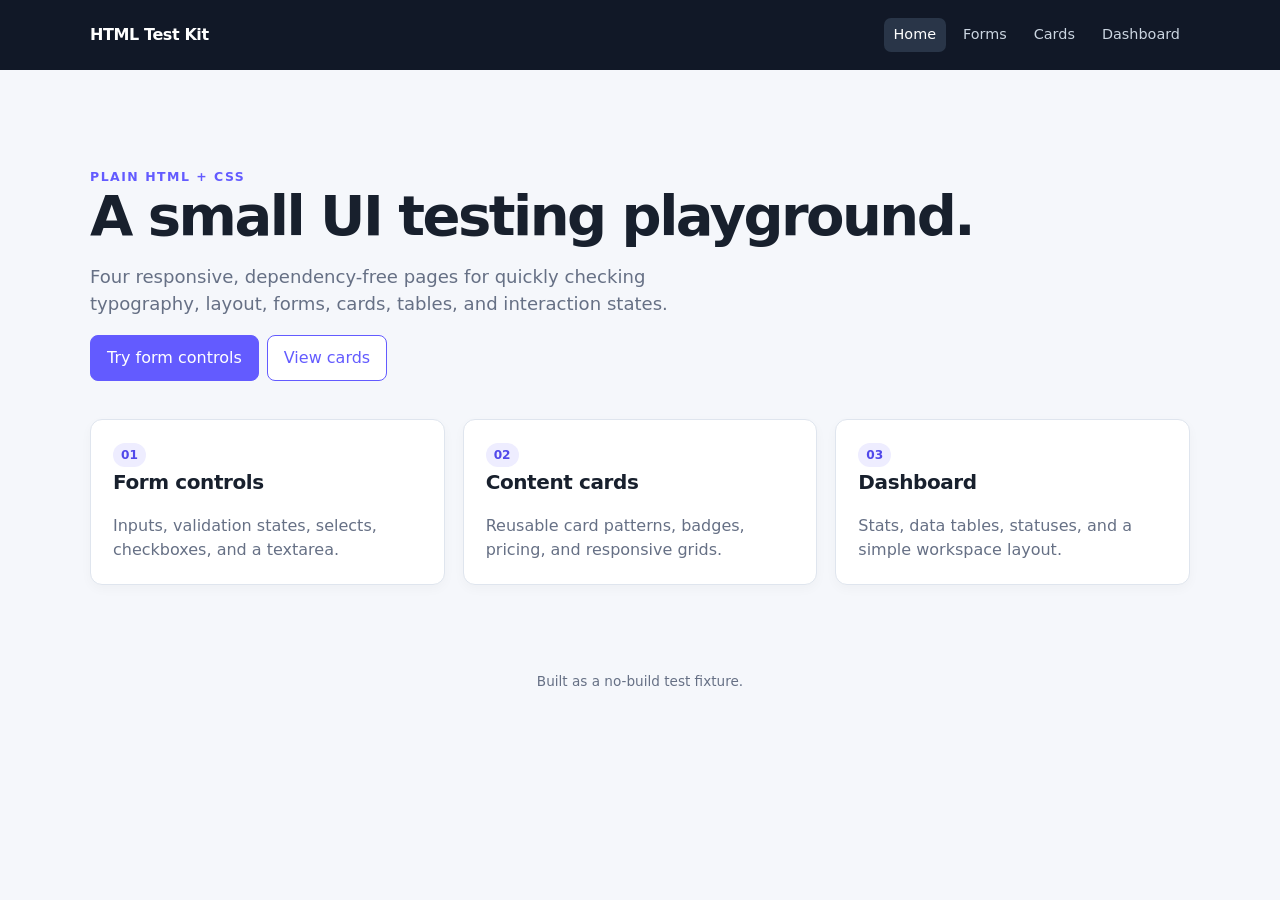
<file: index.html>
<!doctype html>
<html lang="en">

<head>
  

  <meta charset="utf-8">
  <meta name="viewport" content="width=device-width,initial-scale=1">
  <title>HTML Test Kit</title>
  <link rel="stylesheet" href="styles.css">
</head>

<body>
  <header class="site-header"><a class="brand" href="index.html">HTML Test Kit</a>
    <nav class="nav"><a aria-current="page" href="index.html">Home</a><a href="forms.html">Forms</a><a
        href="cards.html">Cards</a><a href="dashboard.html">Dashboard</a></nav>
  </header>
  <main>
    <section class="hero">
      <div class="eyebrow">Plain HTML + CSS</div>
      <h1>A small UI testing playground.</h1>
      <p class="lead">Four responsive, dependency-free pages for quickly checking typography, layout, forms, cards,
        tables, and interaction states.</p><a class="button" href="forms.html">Try form controls</a><a
        class="button secondary" href="cards.html">View cards</a>
    </section>
    <section class="grid">
      <article class="card"><span class="tag">01</span>
        <h2>Form controls</h2>
        <p>Inputs, validation states, selects, checkboxes, and a textarea.</p>
      </article>
      <article class="card"><span class="tag">02</span>
        <h2>Content cards</h2>
        <p>Reusable card patterns, badges, pricing, and responsive grids.</p>
      </article>
      <article class="card"><span class="tag">03</span>
        <h2>Dashboard</h2>
        <p>Stats, data tables, statuses, and a simple workspace layout.</p>
      </article>
    </section>
  </main>
  <footer class="footer">Built as a no-build test fixture.</footer>
</body>

</html>
</file>
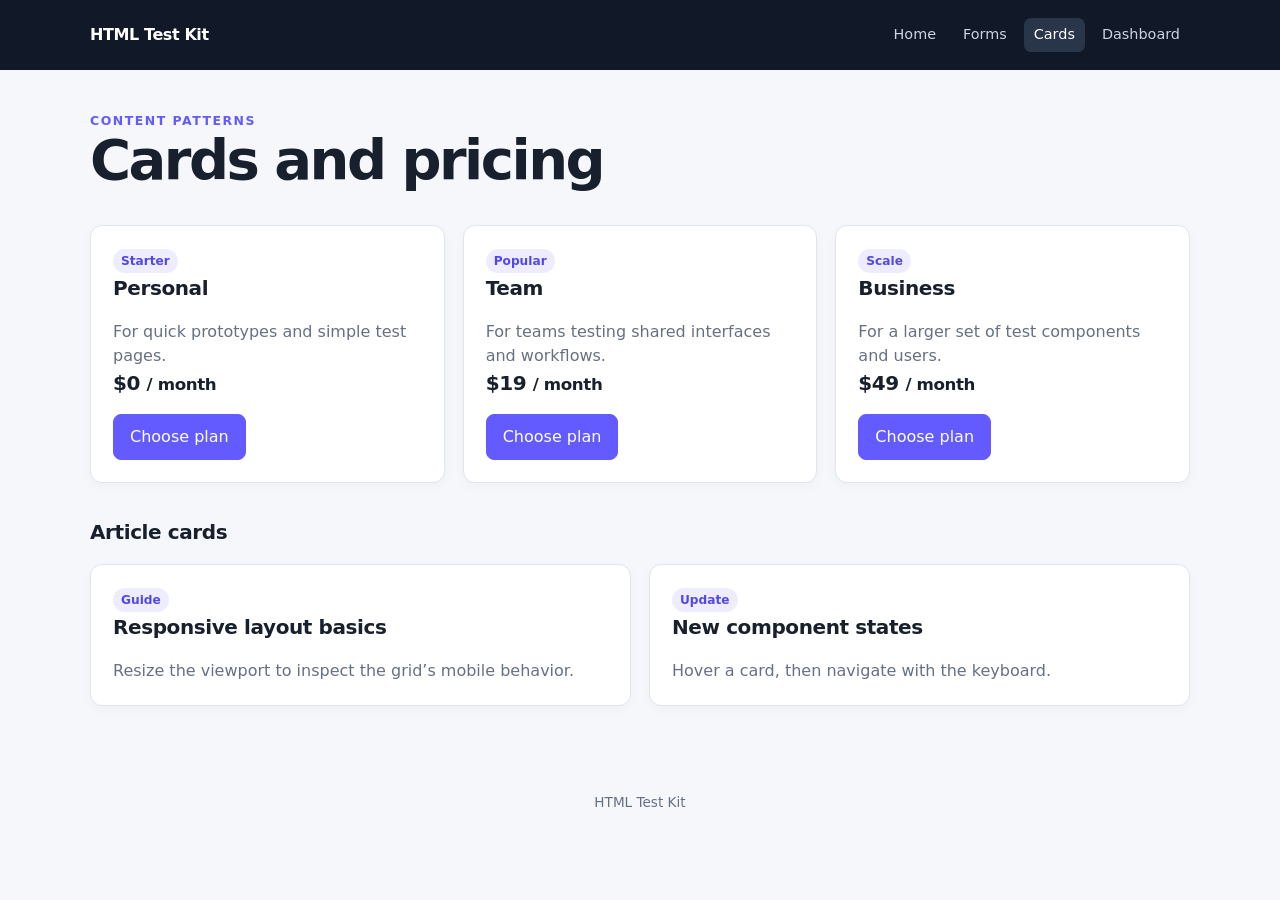
<file: cards.html>
<!doctype html>
<html lang="en">

<head>

    <meta charset="utf-8">
    <meta name="viewport" content="width=device-width,initial-scale=1">
    <title>Cards · HTML Test Kit</title>
    <link rel="stylesheet" href="styles.css">
</head>

<body>
    <header class="site-header"><a class="brand" href="index.html">HTML Test Kit</a>
        <nav class="nav"><a href="index.html">Home</a><a href="forms.html">Forms</a><a aria-current="page"
                href="cards.html">Cards</a><a href="dashboard.html">Dashboard</a></nav>
    </header>
    <main>
        <div class="eyebrow">Content patterns</div>
        <h1>Cards and pricing</h1>
        <section class="grid section">
            <article class="card"><span class="tag">Starter</span>
                <h2>Personal</h2>
                <p>For quick prototypes and simple test pages.</p>
                <h2>$0 <small>/ month</small></h2><a class="button" href="#">Choose plan</a>
            </article>
            <article class="card"><span class="tag">Popular</span>
                <h2>Team</h2>
                <p>For teams testing shared interfaces and workflows.</p>
                <h2>$19 <small>/ month</small></h2><a class="button" href="#">Choose plan</a>
            </article>
            <article class="card"><span class="tag">Scale</span>
                <h2>Business</h2>
                <p>For a larger set of test components and users.</p>
                <h2>$49 <small>/ month</small></h2><a class="button" href="#">Choose plan</a>
            </article>
        </section>
        <section class="section">
            <h2>Article cards</h2>
            <div class="grid two">
                <article class="card"><span class="tag">Guide</span>
                    <h2>Responsive layout basics</h2>
                    <p>Resize the viewport to inspect the grid’s mobile behavior.</p>
                </article>
                <article class="card"><span class="tag">Update</span>
                    <h2>New component states</h2>
                    <p>Hover a card, then navigate with the keyboard.</p>
                </article>
            </div>
        </section>
    </main>
    <footer class="footer">HTML Test Kit</footer>
</body>

</html>
</file>
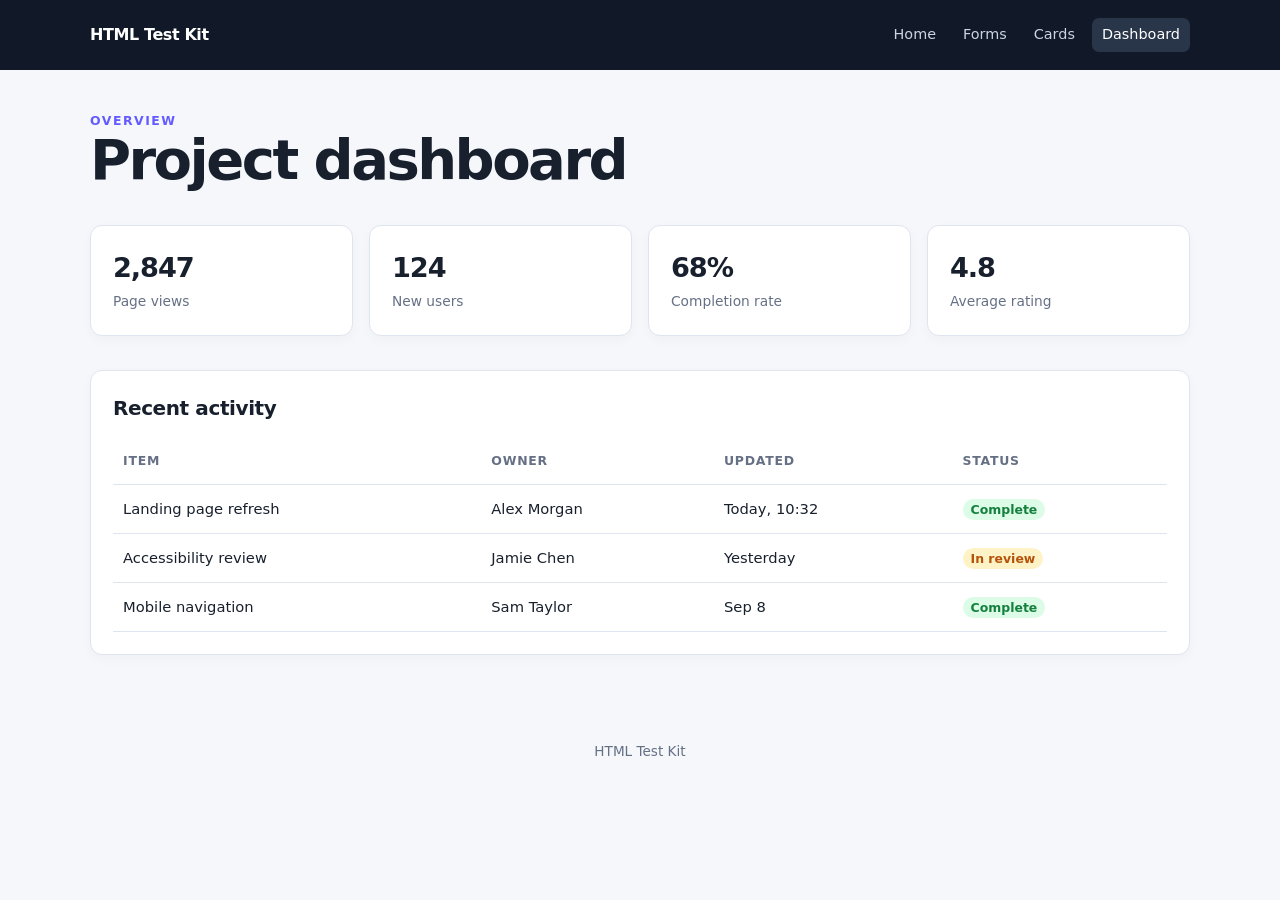
<file: dashboard.html>
<!doctype html>
<html lang="en">

<head>
    <meta charset="utf-8">
    <meta name="viewport" content="width=device-width,initial-scale=1">
    <title>Dashboard · HTML Test Kit</title>
    <link rel="stylesheet" href="styles.css">
</head>

<body>
    <header class="site-header"><a class="brand" href="index.html">HTML Test Kit</a>
        <nav class="nav"><a href="index.html">Home</a><a href="forms.html">Forms</a><a href="cards.html">Cards</a><a
                aria-current="page" href="dashboard.html">Dashboard</a></nav>
    </header>
    <main>
        <div class="eyebrow">Overview</div>
        <h1>Project dashboard</h1>
        <section class="stats section">
            <div class="panel stat"><strong>2,847</strong><span>Page views</span></div>
            <div class="panel stat"><strong>124</strong><span>New users</span></div>
            <div class="panel stat"><strong>68%</strong><span>Completion rate</span></div>
            <div class="panel stat"><strong>4.8</strong><span>Average rating</span></div>
        </section>
        <section class="panel section">
            <h2>Recent activity</h2>
            <table>
                <thead>
                    <tr>
                        <th>Item</th>
                        <th>Owner</th>
                        <th>Updated</th>
                        <th>Status</th>
                    </tr>
                </thead>
                <tbody>
                    <tr>
                        <td>Landing page refresh</td>
                        <td>Alex Morgan</td>
                        <td>Today, 10:32</td>
                        <td><span class="status">Complete</span></td>
                    </tr>
                    <tr>
                        <td>Accessibility review</td>
                        <td>Jamie Chen</td>
                        <td>Yesterday</td>
                        <td><span class="status pending">In review</span></td>
                    </tr>
                    <tr>
                        <td>Mobile navigation</td>
                        <td>Sam Taylor</td>
                        <td>Sep 8</td>
                        <td><span class="status">Complete</span></td>
                    </tr>
                </tbody>
            </table>
        </section>
    </main>
    <footer class="footer">HTML Test Kit</footer>
</body>

</html>
</file>
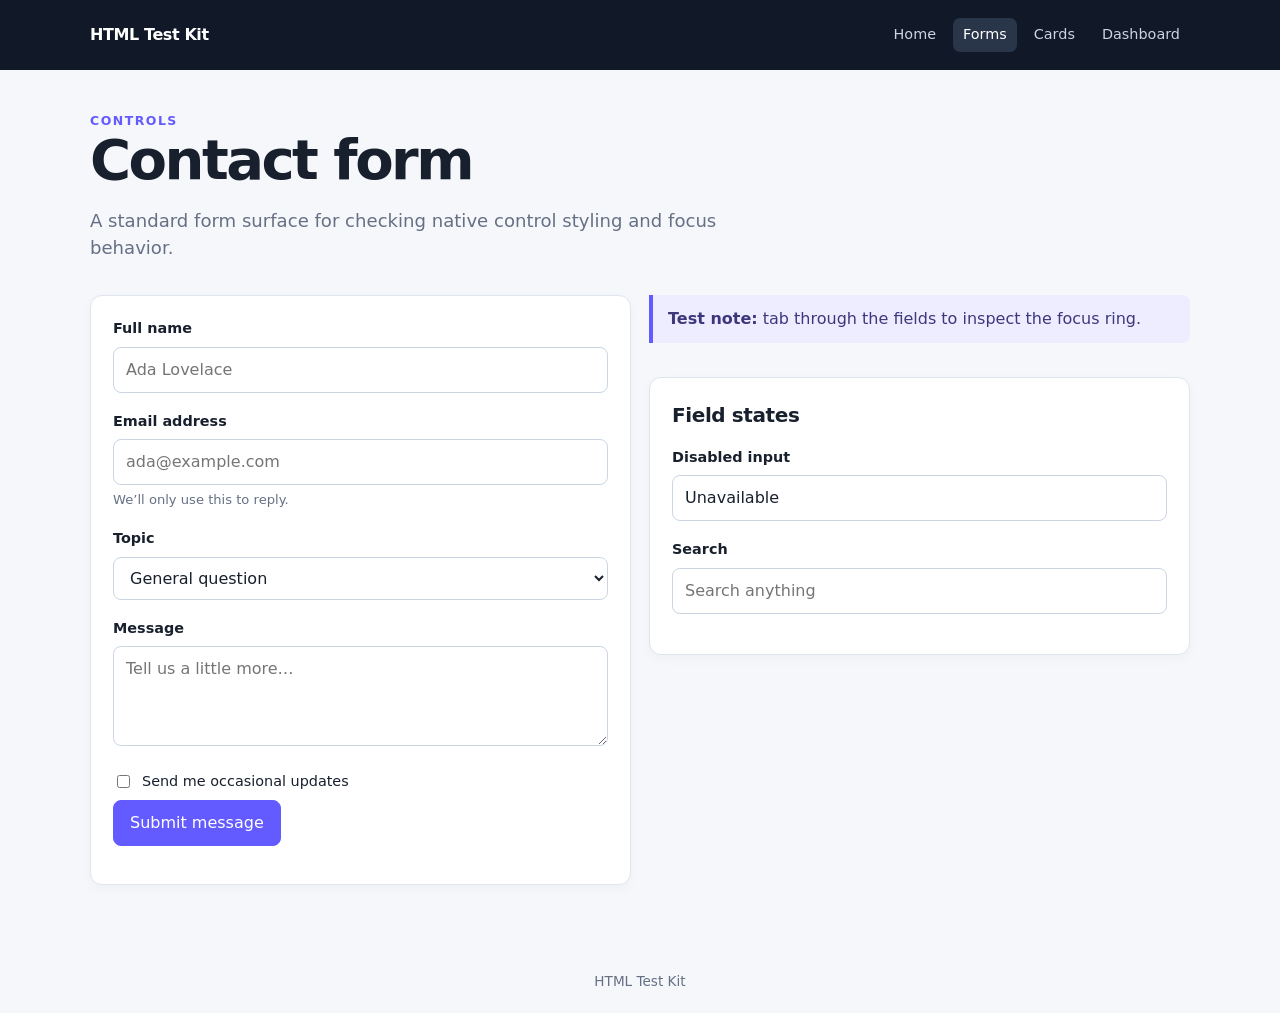
<file: forms.html>
<!doctype html>
<html lang="en">

<head>
    <meta charset="utf-8">
    <meta name="viewport" content="width=device-width,initial-scale=1">
    <title>Forms · HTML Test Kit</title>
    <link rel="stylesheet" href="styles.css">
</head>

<body>
    <header class="site-header"><a class="brand" href="index.html">HTML Test Kit</a>
        <nav class="nav"><a href="index.html">Home</a><a aria-current="page" href="forms.html">Forms</a><a
                href="cards.html">Cards</a><a href="dashboard.html">Dashboard</a></nav>
    </header>
    <main>
        <div class="eyebrow">Controls</div>
        <h1>Contact form</h1>
        <p class="lead">A standard form surface for checking native control styling and focus behavior.</p>
        <div class="grid two section">
            <form class="panel">
                <div class="field"><label for="name">Full name</label><input id="name" type="text"
                        placeholder="Ada Lovelace"></div>
                <div class="field"><label for="email">Email address</label><input id="email" type="email"
                        placeholder="ada@example.com">
                    <div class="hint">We’ll only use this to reply.</div>
                </div>
                <div class="field"><label for="topic">Topic</label><select id="topic">
                        <option>General question</option>
                        <option>Feedback</option>
                        <option>Support request</option>
                    </select></div>
                <div class="field"><label for="message">Message</label><textarea id="message"
                        placeholder="Tell us a little more…"></textarea></div><label class="check"><input
                        type="checkbox"> Send me occasional updates</label>
                <p><button class="button" type="button">Submit message</button></p>
            </form>
            <aside>
                <div class="notice"><strong>Test note:</strong> tab through the fields to inspect the focus ring.</div>
                <div class="panel section">
                    <h2>Field states</h2>
                    <div class="field"><label for="disabled">Disabled input</label><input id="disabled"
                            value="Unavailable" disabled></div>
                    <div class="field"><label for="search">Search</label><input id="search" type="search"
                            placeholder="Search anything"></div>
                </div>
            </aside>
        </div>
    </main>
    <footer class="footer">HTML Test Kit</footer>
</body>

</html>
</file>
<file: styles.css>
:root {
  --ink: #18202d;
  --muted: #667085;
  --line: #dfe5ee;
  --page: #f5f7fb;
  --panel: #ffffff;
  --primary: #635bff;
  --primary-dark: #5148ea;
  --success: #15803d;
  --warning: #b45309;
  font-family: Inter, ui-sans-serif, system-ui, -apple-system, BlinkMacSystemFont, "Segoe UI", sans-serif;
  color: var(--ink);
}

* { box-sizing: border-box; }
body { margin: 0; background: var(--page); line-height: 1.5; }
a { color: inherit; text-decoration: none; }
.site-header { background: #111827; color: white; padding: 18px max(24px, calc((100vw - 1100px) / 2)); display: flex; justify-content: space-between; align-items: center; gap: 20px; }
.brand { font-weight: 800; letter-spacing: -.4px; }
.nav { display: flex; gap: 7px; flex-wrap: wrap; }
.nav a { color: #cbd5e1; padding: 6px 10px; border-radius: 7px; font-size: .9rem; }
.nav a:hover, .nav a[aria-current="page"] { background: #293548; color: white; }
main { width: min(1100px, calc(100% - 40px)); margin: 42px auto 64px; }
.eyebrow { text-transform: uppercase; color: var(--primary); font-size: .78rem; letter-spacing: .12em; font-weight: 750; }
h1, h2, h3, p { margin-top: 0; }
h1 { font-size: clamp(2rem, 5vw, 3.5rem); letter-spacing: -.045em; line-height: 1.08; margin-bottom: 16px; }
h2 { font-size: 1.25rem; letter-spacing: -.02em; }
.lead { color: var(--muted); font-size: 1.13rem; max-width: 650px; }
.hero { padding: 56px 0 38px; }
.button { display: inline-block; border: 1px solid var(--primary); border-radius: 8px; padding: 10px 16px; color: white; background: var(--primary); font-weight: 650; cursor: pointer; font: inherit; }
.button:hover { background: var(--primary-dark); }
.button.secondary { background: white; color: var(--primary); margin-left: 8px; }
.grid { display: grid; grid-template-columns: repeat(3, 1fr); gap: 18px; }
.grid.two { grid-template-columns: repeat(2, 1fr); }
.card, .panel { background: var(--panel); border: 1px solid var(--line); border-radius: 12px; padding: 22px; box-shadow: 0 4px 12px rgb(15 23 42 / 3%); }
.card:hover { border-color: #b6b2ff; transform: translateY(-2px); transition: 160ms ease; }
.card p { color: var(--muted); margin-bottom: 0; }
.tag { display: inline-block; padding: 3px 8px; border-radius: 99px; font-size: .76rem; font-weight: 700; background: #eeedff; color: #5148ea; }
.section { margin-top: 34px; }
.field { margin-bottom: 18px; }
label { font-size: .9rem; font-weight: 650; display: block; margin-bottom: 7px; }
input, select, textarea { width: 100%; border: 1px solid #cbd5e1; border-radius: 8px; padding: 10px 12px; background: white; font: inherit; color: inherit; }
input:focus, select:focus, textarea:focus { outline: 3px solid #d9d7ff; border-color: var(--primary); }
textarea { resize: vertical; min-height: 100px; }
.hint { margin-top: 5px; color: var(--muted); font-size: .82rem; }
.check { display: flex; gap: 9px; align-items: center; font-weight: 500; }
.check input { width: auto; }
.notice { border-left: 4px solid var(--primary); background: #eeedff; padding: 12px 15px; border-radius: 0 8px 8px 0; color: #3e377d; }
.stats { display: grid; grid-template-columns: repeat(4, 1fr); gap: 16px; }
.stat strong { font-size: 1.7rem; display: block; letter-spacing: -.04em; }
.stat span { color: var(--muted); font-size: .86rem; }
table { width: 100%; border-collapse: collapse; font-size: .92rem; }
th, td { padding: 13px 10px; border-bottom: 1px solid var(--line); text-align: left; }
th { color: var(--muted); font-size: .78rem; text-transform: uppercase; letter-spacing: .06em; }
.status { font-size: .78rem; font-weight: 700; padding: 3px 8px; border-radius: 99px; background: #dcfce7; color: var(--success); }
.status.pending { background: #fef3c7; color: var(--warning); }
.footer { text-align: center; color: var(--muted); padding: 22px; font-size: .85rem; }
@media (max-width: 700px) { .grid, .grid.two, .stats { grid-template-columns: 1fr; } main { width: min(100% - 28px, 1100px); margin-top: 25px; } .site-header { padding: 15px; align-items: flex-start; flex-direction: column; } }
</file>
